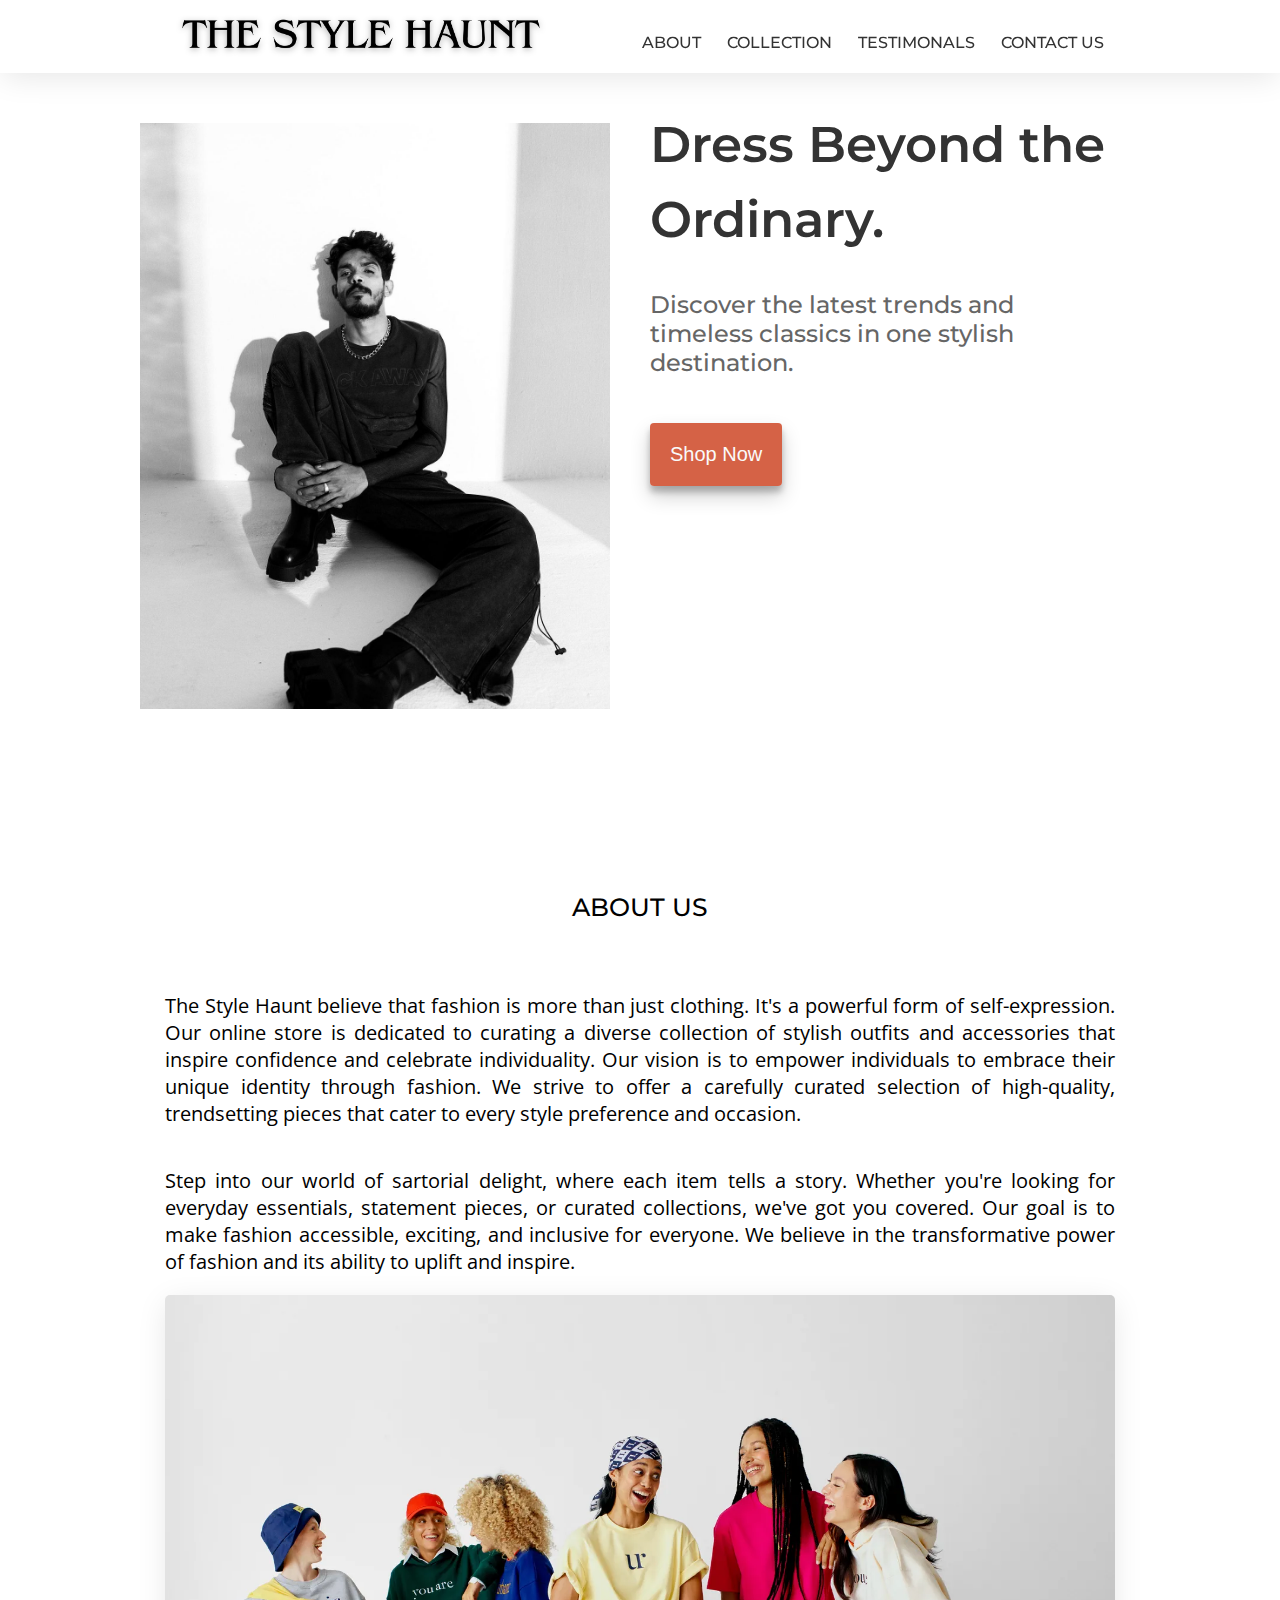
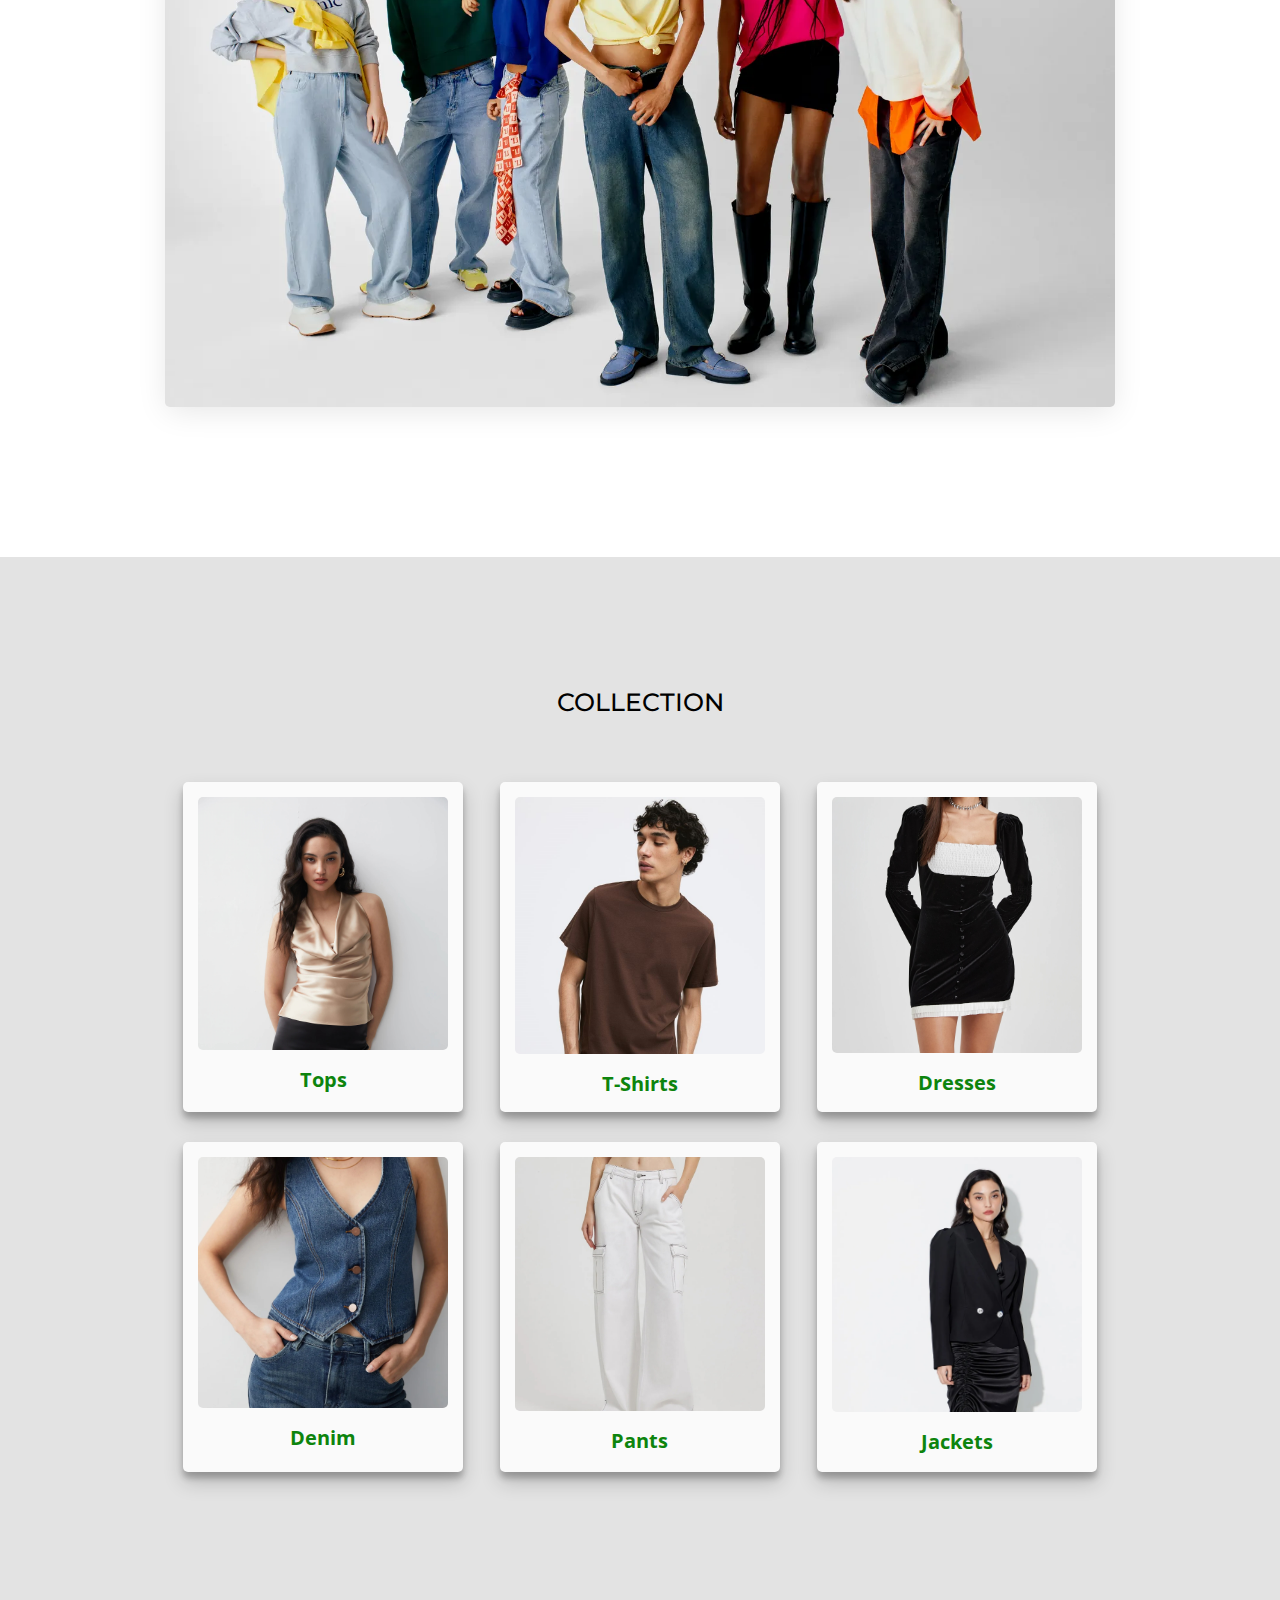
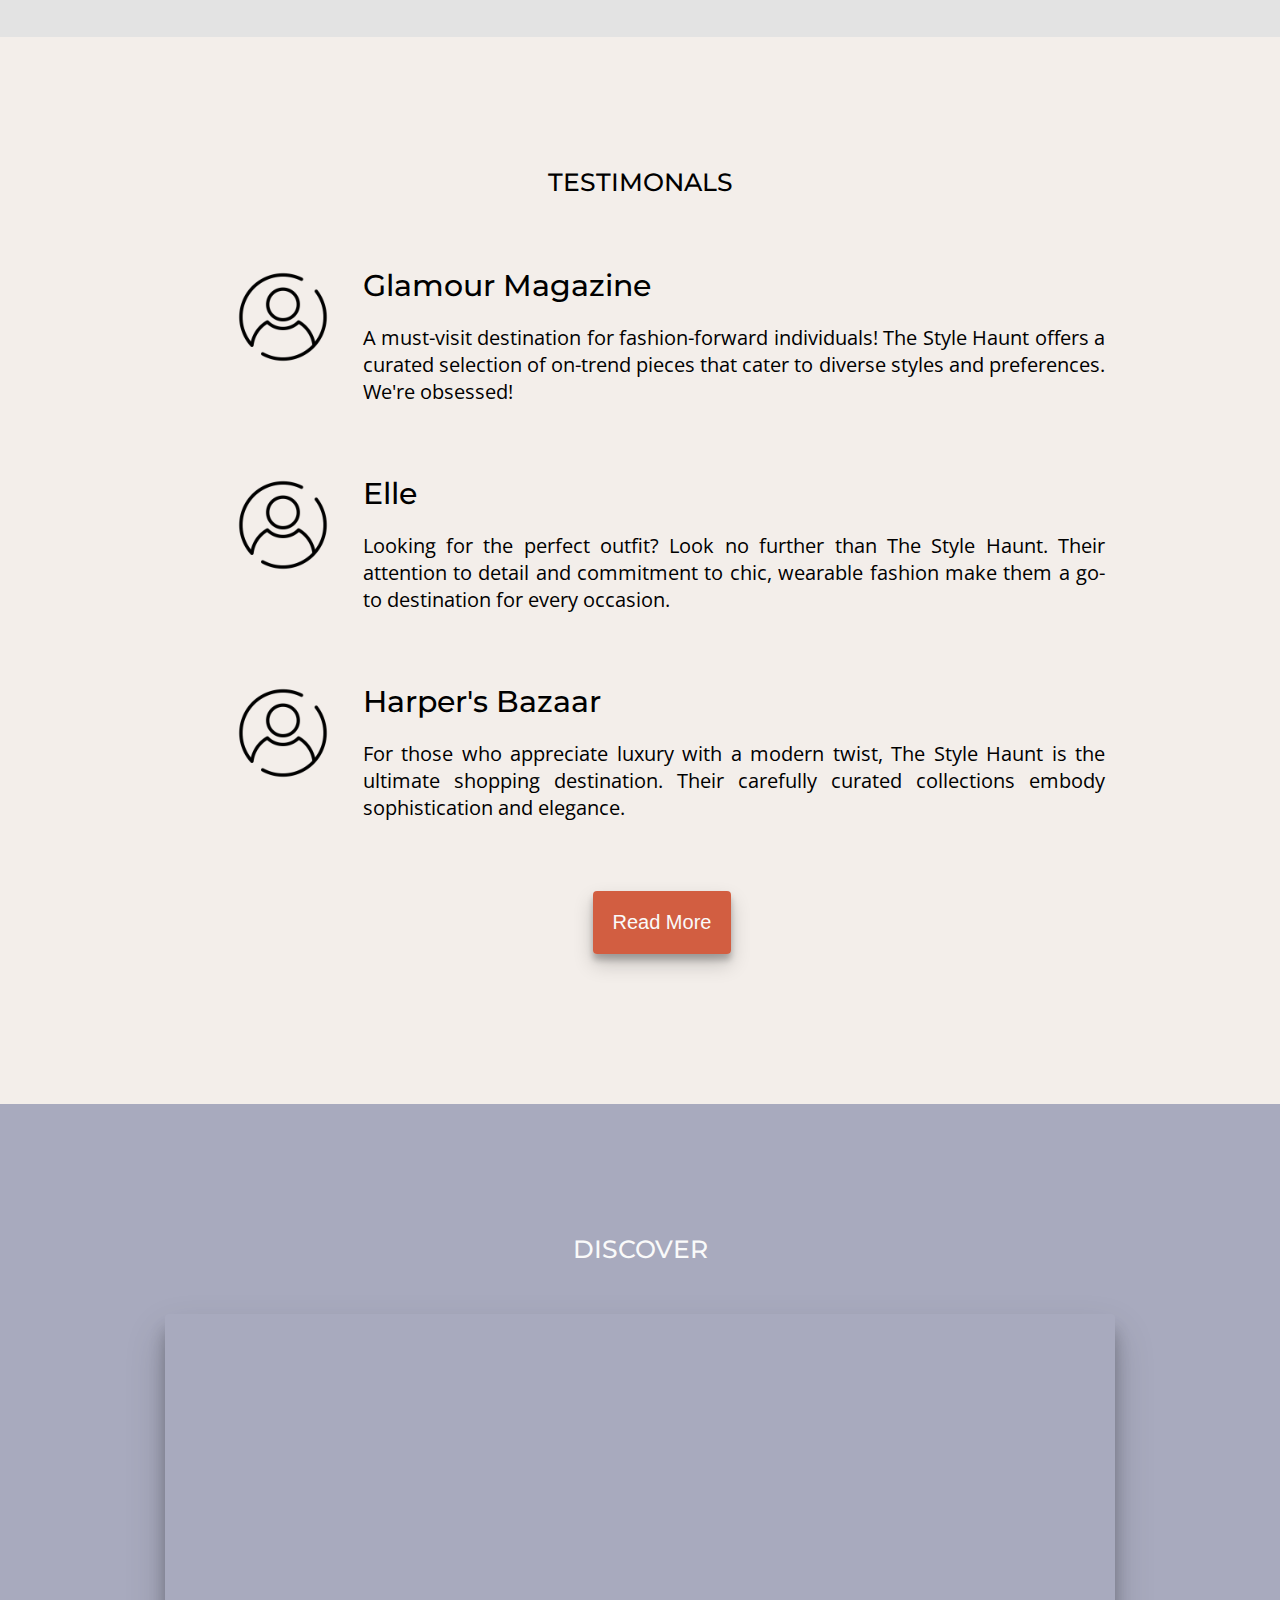
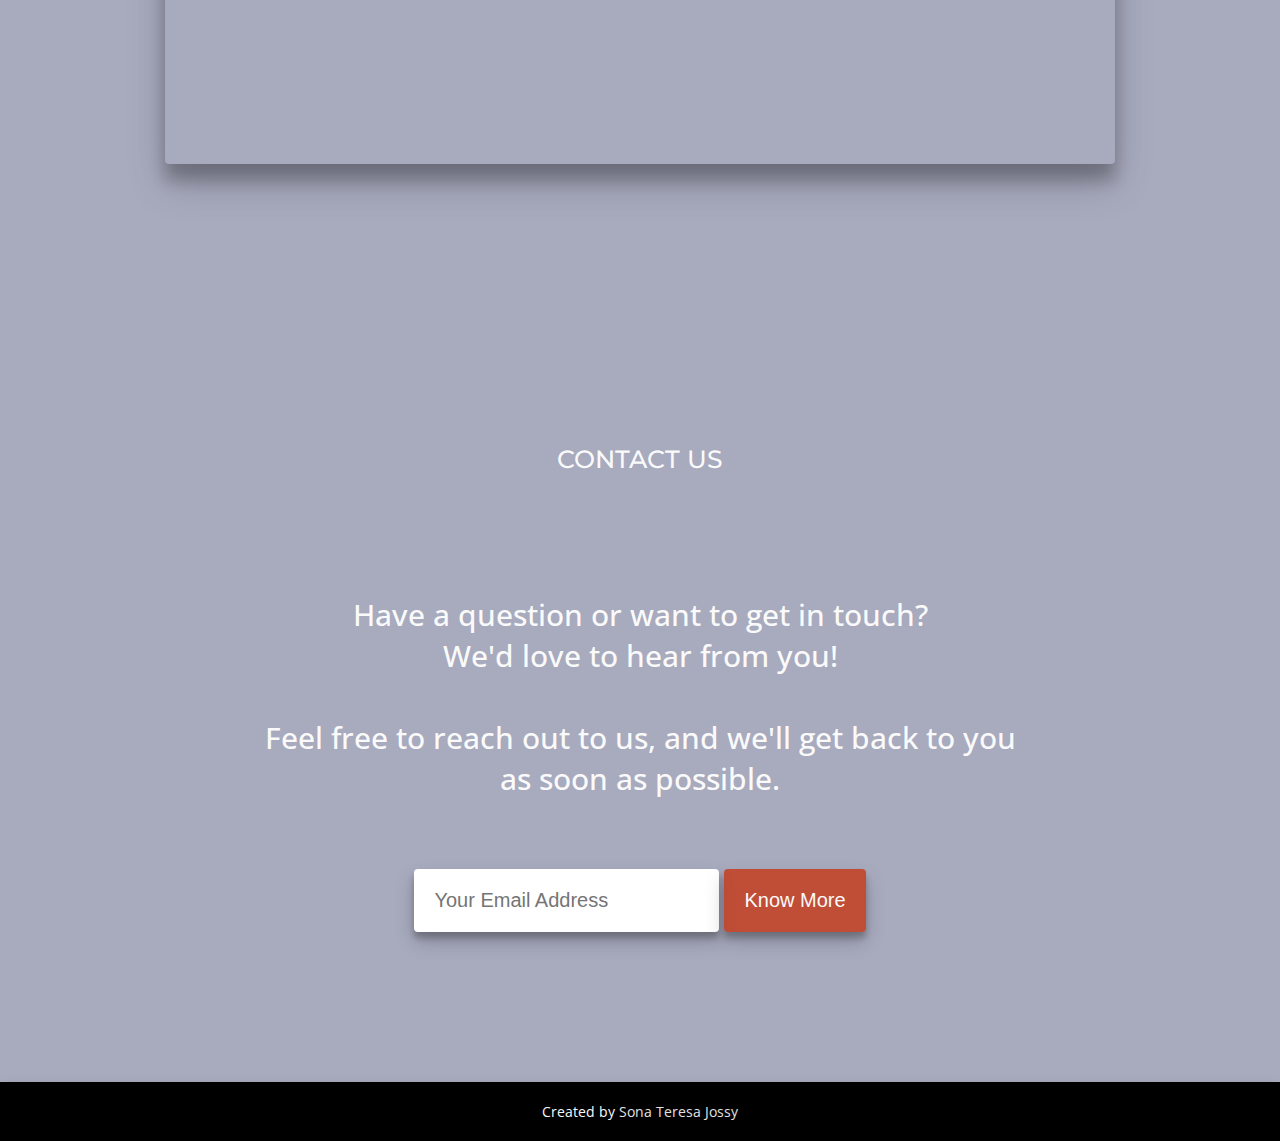
<file: Task1/index.html>
<!DOCTYPE html>
<html lang="en">
  <head>
    <title>The Style Haunt</title>
    <meta charset="UTF-8" />
    <meta name="viewport" content="width=device-width" />
    <link rel="stylesheet" href="styles.css" />
  </head>
  <body>
    <header id="header">
      <div class="header-content-div">
        <a href="#home-sec">
          <img
            src="images/logo.png"
            alt="Brand Logo"
            id="header-img"/></a>
        <nav id="nav-bar">
          <a href="#about" class="nav-link">ABOUT</a>
          <a href="#collection" class="nav-link">COLLECTION</a>
          <a href="#testimonals" class="nav-link">TESTIMONALS</a>
          <a href="#contact" class="nav-link">CONTACT US</a>
        </nav>
      </div>
    </header>
    <main>
      <section id="home-sec" class="flexible home-sec">
        <div class="eye-grabber-img">
          <img
            src="images/sing1.jpg"
            alt="Dabzee"
            style="padding-top: 20px"
          />
        </div>
        <div class="eye-grabber">
          <h1>Dress Beyond the Ordinary.</h1>
          <h2>
            Discover the latest trends and timeless classics in one stylish destination.
          </h2>
          <br><br>
          <button class="btn" onclick="window.location.href = '#contact';">
            Shop Now
          </button>
        </div>
      </section>
      <section id="about" class="sec-padding">
        <h3 class="section-heading">ABOUT US</h3>
        <div class="sec-content-div flexible">
          <p style="text-align: justify;">
            The Style Haunt believe that fashion is more than just clothing. 
            It's a powerful form of self-expression. Our online store is dedicated to 
            curating a diverse collection of stylish outfits and accessories that 
            inspire confidence and celebrate individuality.
            Our vision is to empower individuals to embrace their unique identity 
            through fashion. We strive to offer a carefully curated selection of high-quality, 
            trendsetting pieces that cater to every style preference and occasion.</p>
            <p style="text-align: justify;">
              Step into our world of sartorial delight, where each item tells a story. 
              Whether you're looking for everyday essentials, statement pieces, or curated 
              collections, we've got you covered. Our goal is to make fashion accessible, 
              exciting, and inclusive for everyone. We believe in the transformative power 
              of fashion and its ability to uplift and inspire.</p>
          <img
            src="images/img2.jpg"
            alt="brand"
          />
        </div>
      </section>
      <section id="collection" class="sec-padding">
        <h3 class="section-heading">COLLECTION</h3>
        <div class="sec-content-div flexible">
          <div class="tile">
            <img
              src="images/coll1.jpg"
              alt="Tops"
            />
            <h4>Tops</h4>
          </div>
          <div class="tile">
            <img
              src="images/coll2.jpg"
              alt="T-Shirts"
            />
            <h4>T-Shirts</h4>
          </div>
          <div class="tile">
            <img
              src="images/coll3.jpg"
              alt="Dresses"
            />
            <h4>Dresses</h4>
          </div>
          <div class="tile">
            <img
              src="images/coll4.jpg"
              alt="Denim"
            />
            <h4>Denim</h4>
          </div>
          <div class="tile">
            <img
              src="images/coll5.jpg"
              alt="Pants"
            />
            <h4>Pants</h4>
          </div>
          <div class="tile">
            <img
              src="images/coll6.jpg"
              alt="Jackets"
              height="85%"
            />
            <h4>Jackets</h4>
          </div>
        </div>
      </section>
      <section id="testimonals" class="sec-padding">
        <h3 class="section-heading">TESTIMONALS</h3>
        <div class="sec-content-div">
          <div class="bars">
            <div class="icon-container">
              <img src="images/userlogo.png" alt="" />
            </div>
            <div class="txt-container">
              <h5>Glamour Magazine</h5>
              <p>A must-visit destination for fashion-forward individuals! The Style Haunt offers 
                a curated selection of on-trend pieces that cater to diverse styles and preferences. We're obsessed!</p>
            </div>
          </div>
          <div class="bars">
            <div class="icon-container">
              <img src="images/userlogo.png" alt="" />
            </div>
            <div class="txt-container">
              <h5>Elle</h5>
              <p>
                Looking for the perfect outfit? Look no further than 
                The Style Haunt. Their attention to detail and commitment to 
                chic, wearable fashion make them a go-to destination for every occasion.
              </p>
            </div>
          </div>
          <div class="bars">
            <div class="icon-container">
              <img src="images/userlogo.png" alt="" />
            </div>
            <div class="txt-container">
              <h5>Harper's Bazaar</h5>
              <p>
                For those who appreciate luxury with a modern twist, The Style Haunt is the 
                ultimate shopping destination. Their carefully curated collections 
                embody sophistication and elegance.
              </p>
            </div>
          </div>
          <button class="btn2" onclick="window.location.href = '#contact';">
            Read More
          </button>
        </div>
      </section>
      <section id="contact" class="sec-padding">
        <h3 class="section-heading">DISCOVER</h3>
        <div class="sec-content-div flexible">
          <iframe 
          width="560" 
          height="450" 
          src="https://www.youtube.com/embed/LjA52hXzS4k?si=2SwQ6hdwBP_P0Z34&amp;start=10" 
          title="YouTube video player" 
          frameborder="0" 
          allow="accelerometer; autoplay; clipboard-write; encrypted-media; gyroscope; picture-in-picture; web-share" 
          referrerpolicy="strict-origin-when-cross-origin" 
          allowfullscreen>
        </iframe>
        </div>
      </section>
      <section class="sec-padding" id="contact">
        <h3 class="section-heading">CONTACT US</h3>
        <div class="sec-content-div flexible">
          <h6>Have a question or want to get in touch? <br> We'd love to hear from you! 
            <br><br>Feel free to reach out to us, and we'll get back to you<br> as soon as possible.</h6>
          <form
            id="form"
            action="https://www.freecodecamp.com/email-submit"
            method="POST"
          >
            <input
              type="email"
              name="email"
              id="email"
              placeholder="Your Email Address"
              required
            />
            <input type="submit" class="btn" id="submit" value="Know More" />
          </form>
        </div>
      </section>
    </main>
    <footer>
      Created by
      <a href="#home-sec">Sona Teresa Jossy</a>
    </footer>
  </body>
</html>
</file>
<file: Task1/styles.css>
@import url("https://fonts.googleapis.com/css2?family=Montserrat:ital,wght@0,400;0,500;0,600;0,800;1,600&display=swap");
@import url("https://fonts.googleapis.com/css2?family=Open+Sans:wght@400;600;700&display=swap");
:root {
  font-size: 10px;
  font-family: "Open Sans", sans-serif;
  margin: 0;
  padding: 0;
  box-sizing: border-box;
  scroll-behavior: smooth;
}
body {
  margin: 0;
  padding: 0;
}
#header {
  height: max-content;
  font-family: "Montserrat", sans-serif;
  width: 100%;
  background-color: white;
  padding: 1rem 0;
  position: sticky;
  z-index: 99;
  top: 0;
  left: 0;
  box-shadow: 0 6px 31px -2px rgba(0, 0, 0, 0.1);
}
@media (max-width: 800px) {
  #header {
    text-align: center;
    height: auto;
  }
}
.header-content-div {
  max-width: 95rem;
  width: auto;
  margin: 0 auto;
}
@media (max-width: 991px) {
  .header-content-div {
    max-width: 75rem;
  }
}
#header-img {
  height: 5rem;
  width: auto;
}
@media (max-width: 800px) {
  #header-img {
    height: 4rem;
  }
}
nav {
  position: relative;
  top: 0.8rem;
  float: right;
  font-size: 1.6rem;
  font-weight: 500;
  padding: 1.5rem 0;
}
@media (max-width: 800px) {
  nav {
    position: static;
    float: none;
    font-size: 1.4rem;
    padding: 0.5rem 1rem;
  }
}
.nav-link {
  text-decoration: none;
  color: #333;
  margin: 0 0.5rem;
  padding: 0 0.6rem;
  transition: border-bottom 0.2s;
}
@media (max-width: 475px) {
  .nav-link {
    margin: 0 0.2rem;
    padding: 0 0.2rem;
    font-size: 1.2rem;
  }
}
.nav-link:hover {
  color: #e23d3d;
  border-bottom: 2px solid #e23d3d;
}
.nav-link:active {
  color: #f84848;
}
.flexible {
  display: flex;
  flex-flow: row wrap;
  justify-content: center;
  align-content: center;
  text-align: center;
}
.home-sec {
  font-family: "Montserrat", sans-serif;
  background-color: white;
  text-align: start;
  min-height: 60rem;
  height: auto;
  margin: 0 auto 5rem auto;
  justify-content: start;
  max-width: 100rem;
  color: #333;
}
@media (max-width: 800px) {
  .home-sec {
    flex-flow: column wrap;
    max-width: 100%;
  }
}
.eye-grabber {
  flex: 1;
  padding: 0 2rem;
  padding-left: 40px;
}
@media (max-width: 800px) {
  .eye-grabber {
    max-width: max-content;
    padding-bottom: 8rem;
  }
}
.eye-grabber h1 {
  font-size: 5rem;
  line-height: 1.5;
  font-weight: 600;
}
.eye-grabber h2 {
  font-size: 2.4rem;
  font-weight: 500;
  color: #666;
}
.eye-grabber-img {
  flex: 1;
  margin-top: 30px;
}
@media (max-width: 800px) {
  .eye-grabber-img {
    width: 100%;
  }
}
.eye-grabber-img img {
  max-width: 100%;
}
.btn {
  border: none;
  font-size: 2rem;
  border-radius: 0.4rem;
  padding: 2rem;
  background-color: rgba(200, 48, 11, 0.756);
  color: #fafafa;
  outline: 0;
  box-shadow: 0 10px 20px rgba(0, 0, 0, 0.19), 0 6px 6px rgba(0, 0, 0, 0.23);
  transition: all 0.2s;
}

.btn:hover {
  background-color: #f84848;
  cursor: pointer;
  padding-left: 30px;
}
.btn:active {
  transform: scale(0.9);
}
.section-heading {
  font-size: 2.5rem;
  font-family: "Montserrat", sans-serif;
  font-weight: 500;
  line-height: 1.2;
  margin: 0;
  padding: 5rem 0 5rem 0;
  text-align: center;
}
.sec-content-div {
  font-size: 2rem;
  text-align: start;
  padding: 0 2rem 5rem 2rem;
  width: auto;
  justify-content:space-around;
  max-width: 95rem;
  margin: 0 auto;
}
.sec-padding {
  padding: 8rem 0 10rem 0;
}
#about {
  background-color: white;
}
#about img {
  max-width: 100%;
  height: auto;
  background-color: white;
  border-radius: 0.5rem;
  box-shadow: 0 6px 31px -2px rgba(0, 0, 0, 0.1);
}
#collection {
  background-color: #e3e3e3;
}
.tile {
  background-color: #fafafa;
  height: 30rem;
  width: 25rem;
  box-shadow: 0 10px 20px rgba(0, 0, 0, 0.19), 0 6px 6px rgba(0, 0, 0, 0.23);
  border-radius: 0.5rem;
  transition: all 0.2s;
  padding: 1.5rem;
  margin: 1.5rem;
}
@media (max-width: 680px) {
  .tile {
    width: auto;
    max-width: 100%;
    min-width: 20rem;
    margin: 1.5rem auto;
    height: auto;
  }
}
.tile img {
  width: 100%;
  max-width: 48rem;
  border-radius: 0.5rem;
}
.tile h4 {
  font-size: 2rem;
  font-weight: 700;
  padding: 1rem 0;
  color: rgb(13, 132, 13);
  margin: 0;
  text-align: center;
}
.tile p {
  font-size: 1.6rem;
  padding: 0;
  margin: 0;
}
.tile:hover {
  transform: scale(1.05);
  box-shadow: 0 20px 40px rgba(0, 0, 0, 0.19), 0 16px 16px rgba(0, 0, 0, 0.23);
}
#testimonals {
  background-color: #e2d6cc69;
}
.bars {
  height: max-content;
  display: flex;
  flex-flow: row wrap;
  justify-content: space-between;
  align-content: flex-start;
  margin: 2rem;
  width: 100%;
}
@media (max-width: 990px) {
  .bars {
    flex-flow: column wrap;
  }
  .icon-container {
    margin: 0 2.5rem;
  }
}
.bars .icon-container {
  max-width: 10rem;
  flex: 1;
  padding-left: 5%;
}
.icon-container img {
  max-height: 100%;
  max-width: 100%;
}
.bars .txt-container {
  flex: 2;
  padding: 3rem;
  padding-top: 0%;
}
.txt-container h5 {
  font-size: 3rem;
  font-weight: 500;
  padding: 0;
  margin: 0;
  font-family: "Montserrat", sans-serif;
}
.txt-container p {
  font-size: 2rem;
  text-align: justify;
}
#contact {
  background-color: #b5b9d05d;
}
#contact iframe {
  outline: 0;
  border: none;
  width: 100%;
  border-radius: 0.4rem;
  box-shadow: 0 20px 40px rgba(0, 0, 0, 0.19), 0 16px 16px rgba(0, 0, 0, 0.23);
}
#contact {
  background-color: #55598183;
  color: #fafafa;
}
#contact h6 {
  font-size: 3rem;
  font-weight: 500;
  text-align: center;
}
input[type="email"] {
  border: none;
  outline: 0;
  font-size: 2rem;
  border-radius: 0.4rem;
  box-shadow: 0 10px 20px rgba(0, 0, 0, 0.19), 0 6px 6px rgba(0, 0, 0, 0.23);
  padding: 2rem;
}
@media (max-width: 520px) {
  #contact h6 {
    font-size: 2rem;
  }
  #contact input[type="submit"],
  #contact input[type="email"] {
    margin: 1rem 1rem 0 1rem;
  }
}
footer {
  font-size: 1.4rem;
  background-color: black;
  text-align: center;
  padding: 2rem;
  box-shadow: 0 10px 20px rgba(0, 0, 0, 0.19), 0 6px 6px rgba(0, 0, 0, 0.23);
  color: #fafafa;
}
footer a {
  color: #e3e3e3;
  text-decoration: none;
}

.btn2 {
  border: none;
  font-size: 2rem;
  border-radius: 0.4rem;
  padding: 2rem;
  margin-left: 45%;
  background-color: rgba(200, 48, 11, 0.756);
  color: #fafafa;
  outline: 0;
  box-shadow: 0 10px 20px rgba(0, 0, 0, 0.19), 0 6px 6px rgba(0, 0, 0, 0.23);
  transition: all 0.2s;
}

.btn2:hover {
  background-color: #f84848;
  cursor: pointer;
  padding-left: 30px;
}
.btn2:active {
  transform: scale(0.9);
}
</file>
